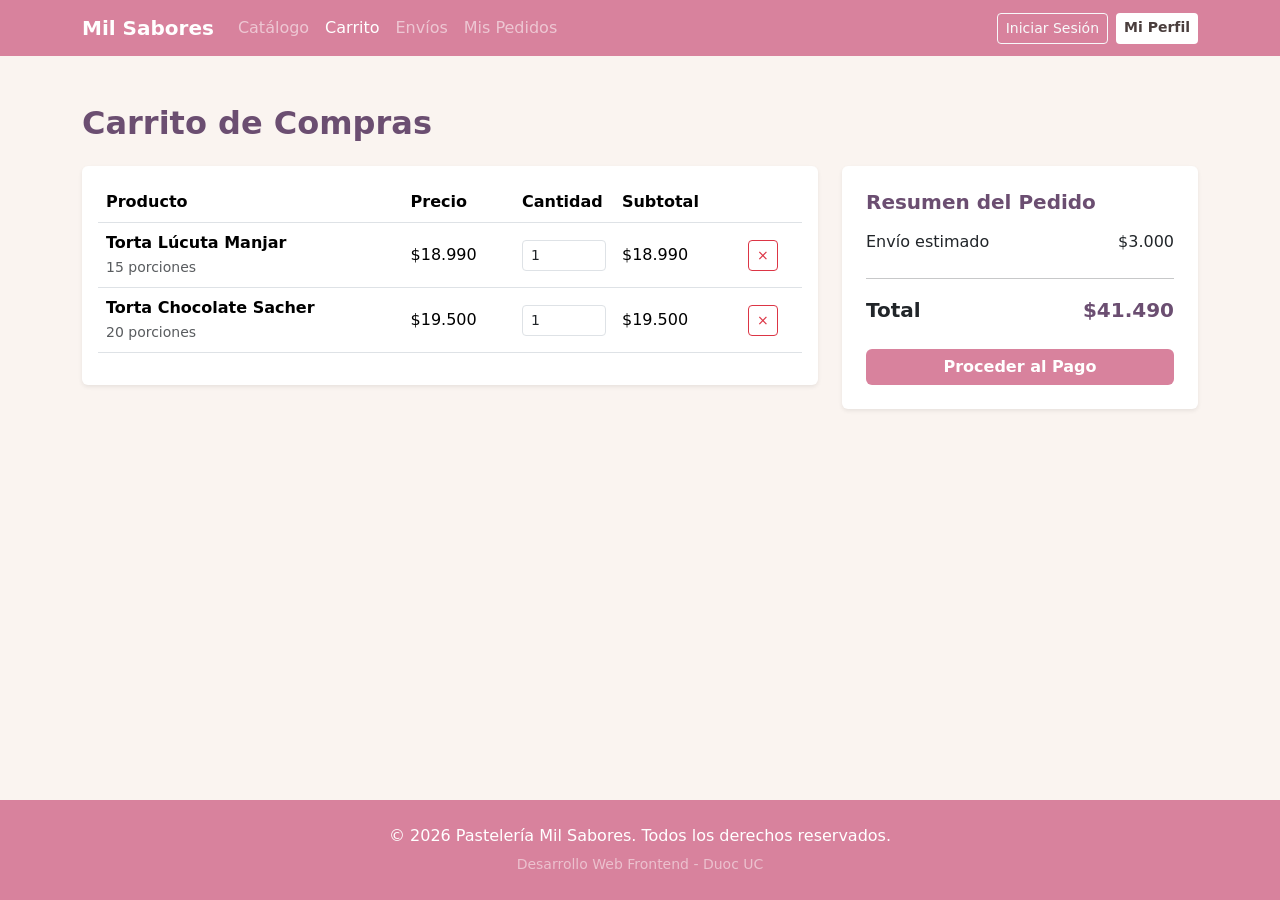
<file: funcionalidad_carrito/carrito.html>
<!DOCTYPE html>
<html lang="es">
<head>
  <meta charset="UTF-8">
  <meta name="viewport" content="width=device-width, initial-scale=1.0">
  <title>Carrito de Compras - Pastelería Mil Sabores</title>
  <link href="https://cdn.jsdelivr.net/npm/bootstrap@5.3.3/dist/css/bootstrap.min.css" rel="stylesheet">
  <link rel="stylesheet" href="css/styles.css">
</head>
<body class="d-flex flex-column min-vh-100">

  <header>
    <nav class="navbar navbar-expand-lg navbar-dark navbar-pastel">
      <div class="container">
        <a class="navbar-brand fw-bold" href="../inicio/Index.html">Mil Sabores</a>
        <button class="navbar-toggler" type="button" data-bs-toggle="collapse" data-bs-target="#navbarContent">
          <span class="navbar-toggler-icon"></span>
        </button>
        <div class="collapse navbar-collapse" id="navbarContent">
          <ul class="navbar-nav me-auto mb-2 mb-lg-0">
            <li class="nav-item">
              <a class="nav-link" href="../visualizacion_catalogo/productos.html">Catálogo</a>
            </li>
            <li class="nav-item">
              <a class="nav-link active" href="carrito.html">Carrito</a>
            </li>
            <li class="nav-item">
              <a class="nav-link" href="../gestion_envios/gestion.html">Envíos</a>
            </li>
            <li class="nav-item">
              <a class="nav-link" href="../pro_seg_pedidos/procesamiento.html">Mis Pedidos</a>
            </li>
          </ul>
          <div class="d-flex gap-2">
             <a href="../Registro_autenticacion_usuario/login.html" class="btn btn-outline-light btn-sm">Iniciar Sesión</a>
            <a href="../Registro_autenticacion_usuario/perfil.html" class="btn btn-cafe btn-sm fw-bold">Mi Perfil</a>
          </div>
        </div>
      </div>
    </nav>
  </header>

  <main class="container my-5">
    <h2 class="fw-bold mb-4 text-purpura">Carrito de Compras</h2>

    <div class="row g-4">
      <div class="col-12 col-lg-8">
        <div class="card shadow-sm border-0 p-3">
          <div class="table-responsive">
            <table class="table align-middle">
              <thead>
                <tr>
                  <th>Producto</th>
                  <th>Precio</th>
                  <th style="width: 100px;">Cantidad</th>
                  <th>Subtotal</th>
                  <th></th>
                </tr>
              </thead>
              <tbody>
                <tr>
                  <td>
                    <div class="fw-bold">Torta Lúcuta Manjar</div>
                    <small class="text-muted">15 porciones</small>
                  </td>
                  <td>$18.990</td>
                  <td>
                    <input type="number" class="form-control form-control-sm" value="1" min="1">
                  </td>
                  <td>$18.990</td>
                  <td>
                    <button class="btn btn-outline-danger btn-sm">&times;</button>
                  </td>
                </tr>
                <tr>
                  <td>
                    <div class="fw-bold">Torta Chocolate Sacher</div>
                    <small class="text-muted">20 porciones</small>
                  </td>
                  <td>$19.500</td>
                  <td>
                    <input type="number" class="form-control form-control-sm" value="1" min="1">
                  </td>
                  <td>$19.500</td>
                  <td>
                    <button class="btn btn-outline-danger btn-sm">&times;</button>
                  </td>
                </tr>
              </tbody>
            </table>
          </div>
        </div>
      </div>

      <div class="col-12 col-lg-4">
        <div class="card shadow-sm border-0 p-4">
          <h5 class="fw-bold mb-3 text-purpura">Resumen del Pedido</h5>
          <div class="d-flex justify-content-between mb-2">
            <span>Envío estimado</span>
            <span>$3.000</span>
          </div>
          <hr>
          <div class="d-flex justify-content-between mb-4">
            <span class="fw-bold fs-5">Total</span>
            <span class="fw-bold fs-5 text-purpura">$41.490</span>
          </div>
          <a href="../pro_seg_pedidos/procesamiento.html" class="btn btn-rosa w-100 fw-bold">Proceder al Pago</a>
        </div>
      </div>
    </div>
  </main>

  <footer class="footer-pastel py-4 mt-auto">
    <div class="container text-center">
      <p class="mb-1">&copy; 2026 Pastelería Mil Sabores. Todos los derechos reservados.</p>
      <small class="text-white-50">Desarrollo Web Frontend - Duoc UC</small>
    </div>
  </footer>

  <script src="https://cdn.jsdelivr.net/npm/bootstrap@5.3.3/dist/js/bootstrap.bundle.min.js"></script>
  <script src="js/carrito.js"></script>
</body>
</html>
</file>
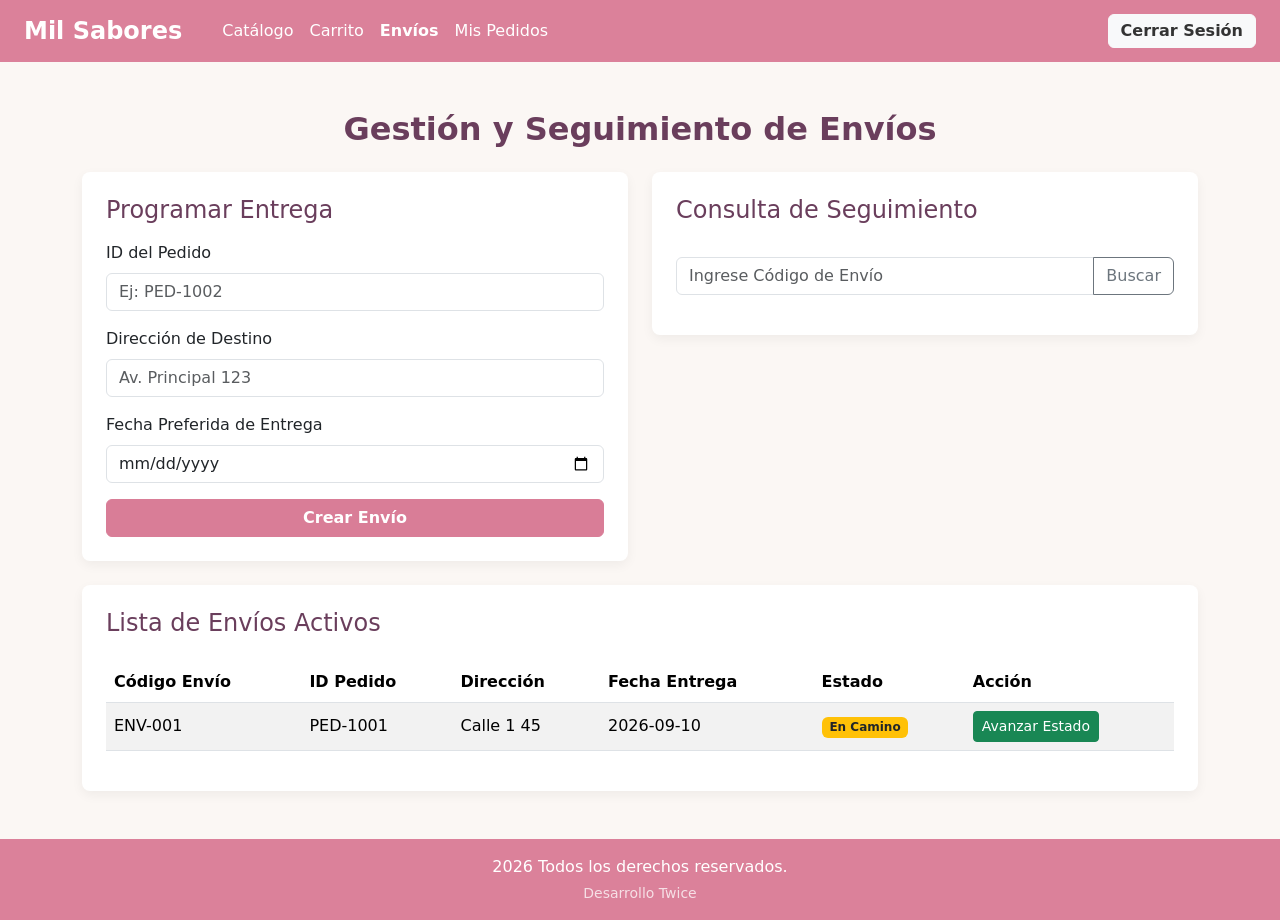
<file: gestion_envios/gestion.html>
<!DOCTYPE html>
<html lang="es">
<head>
    <meta charset="UTF-8">
    <meta name="viewport" content="width=device-width, initial-scale=1.0">
    <title>Gestión de Envíos</title>
    <link href="https://cdn.jsdelivr.net/npm/bootstrap@5.3.8/dist/css/bootstrap.min.css" rel="stylesheet">
    <link rel="stylesheet" href="style.css">
</head>
<body class="d-flex flex-column min-vh-100">

    <nav class="navbar navbar-expand-lg custom-navbar">
        <div class="container-fluid px-4">
            <a class="navbar-brand fw-bold text-white fs-4" href="../inicio/Index.html">Mil Sabores</a>
            <button class="navbar-toggler" type="button" data-bs-toggle="collapse" data-bs-target="#navbarNav">
                <span class="navbar-toggler-icon"></span>
            </button>
            <div class="collapse navbar-collapse" id="navbarNav">
                <ul class="navbar-nav me-auto mb-2 mb-lg-0 ms-3">
                    <li class="nav-item">
                        <a class="nav-link text-white" href="../visualizacion_catalogo/productos.html">Catálogo</a>
                    </li>
                    <li class="nav-item">
                        <a class="nav-link text-white" href="../funcionalidad_carrito/carrito.html">Carrito</a>
                    </li>
                    <li class="nav-item">
                        <a class="nav-link text-white active fw-semibold" href="gestion.html">Envíos</a>
                    </li>
                    <li class="nav-item">
                        <a class="nav-link text-white" href="../pro_seg_pedidos/procesamiento.html">Mis Pedidos</a>
                    </li>
                </ul>
                <button class="btn btn-light custom-btn-logout fw-semibold" href="../inicio/Index.html">Cerrar Sesión</button>
            </div>
        </div>
    </nav>

    <main class="container my-5 flex-grow-1">
        <h2 class="mb-4 text-center custom-title fw-bold">Gestión y Seguimiento de Envíos</h2>

        <div class="row g-4">
            <div class="col-md-6">
                <div class="card p-4 border-0 rounded-3">
                    <h4 class="custom-title mb-3">Programar Entrega</h4>
                    <form id="formEnvio">
                        <div class="mb-3">
                            <label for="idPedido" class="form-label">ID del Pedido</label>
                            <input type="text" class="form-control" id="idPedido" placeholder="Ej: PED-1002" required>
                        </div>
                        <div class="mb-3">
                            <label for="direccion" class="form-label">Dirección de Destino</label>
                            <input type="text" class="form-control" id="direccion" placeholder="Av. Principal 123" required>
                        </div>
                        <div class="mb-3">
                            <label for="fechaEntrega" class="form-label">Fecha Preferida de Entrega</label>
                            <input type="date" class="form-control" id="fechaEntrega" required>
                        </div>
                        <button type="submit" class="btn custom-btn-primary w-100 fw-bold">Crear Envío</button>
                    </form>
                </div>
            </div>

            <div class="col-md-6">
                <div class="card p-4 border-0 rounded-3">
                    <h4 class="custom-title mb-3">Consulta de Seguimiento</h4>
                    <div class="input-group my-3">
                        <input type="text" id="buscarCodigo" class="form-control" placeholder="Ingrese Código de Envío">
                        <button class="btn btn-outline-secondary" type="button" id="btnBuscar">Buscar</button>
                    </div>

                    <div id="resultadoSeguimiento" class="d-none alert alert-info">
                        <p class="mb-1"><strong>Pedido:</strong> <span id="resPedido"></span></p>
                        <p class="mb-1"><strong>Estado:</strong> <span id="resEstado" class="tracking-status text-uppercase"></span></p>
                        <p class="mb-0"><strong>Fecha Programada:</strong> <span id="resFecha"></span></p>
                    </div>
                </div>
            </div>
        </div>

        <div class="row mt-4">
            <div class="col-12">
                <div class="card p-4 border-0 rounded-3">
                    <h4 class="custom-title mb-3">Lista de Envíos Activos</h4>
                    <div class="table-responsive">
                        <table class="table table-striped align-middle mt-2">
                            <thead>
                                <tr>
                                    <th>Código Envío</th>
                                    <th>ID Pedido</th>
                                    <th>Dirección</th>
                                    <th>Fecha Entrega</th>
                                    <th>Estado</th>
                                    <th>Acción</th>
                                </tr>
                            </thead>
                            <tbody id="tablaEnvios">
                            </tbody>
                        </table>
                    </div>
                </div>
            </div>
        </div>
    </main>

    <footer class="custom-footer text-center text-white py-3 mt-auto">
        <p class="mb-1"> 2026 Todos los derechos reservados.</p>
        <p class="mb-0 small opacity-75">Desarrollo Twice</p>
    </footer>

    <script src="https://cdn.jsdelivr.net/npm/bootstrap@5.3.8/dist/js/bootstrap.bundle.min.js"></script>
    <script src="function.js"></script>
</body>
</html>
</file>
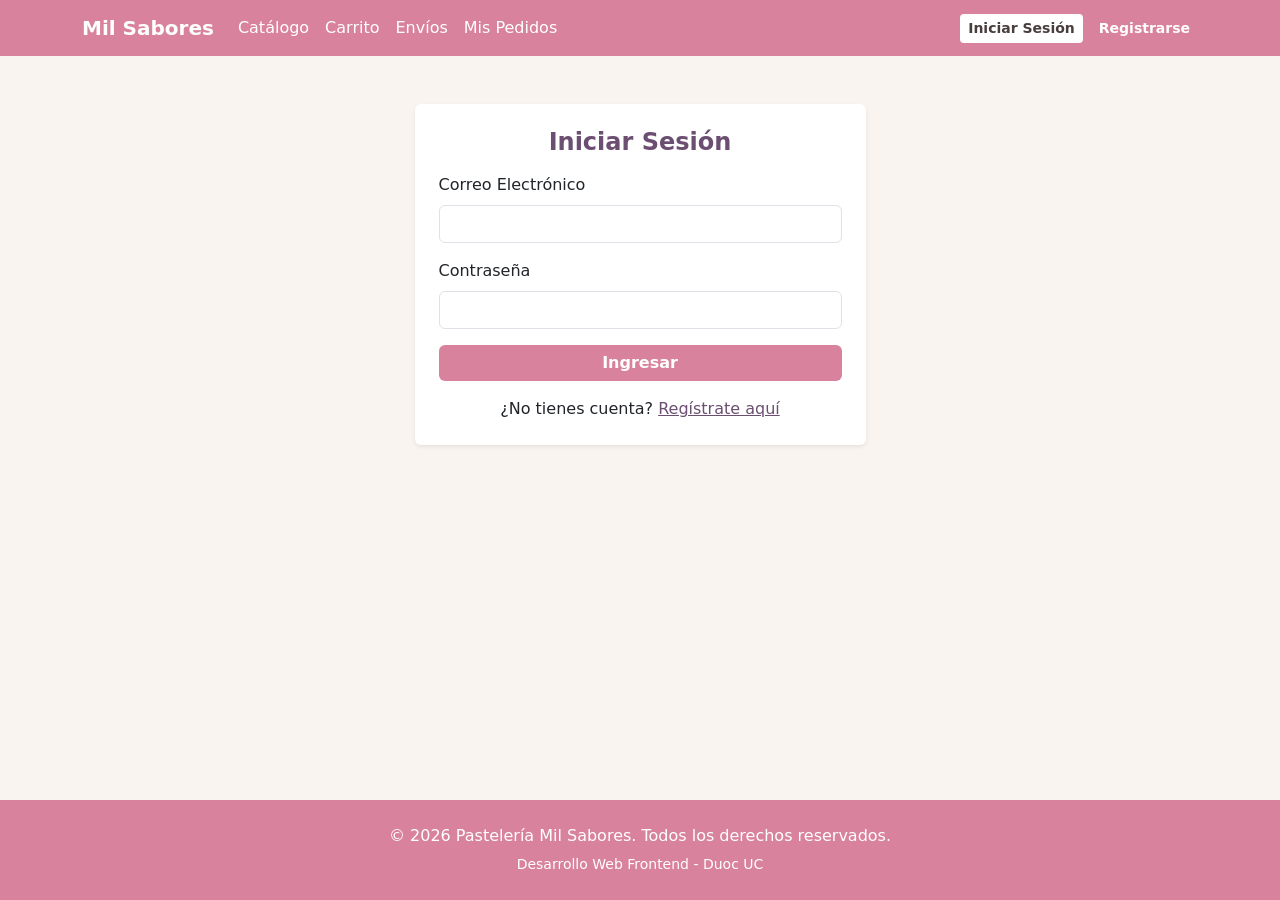
<file: Registro_autenticacion_usuario/login.html>
<!DOCTYPE html>
<html lang="es">
<head>
  <meta charset="UTF-8">
  <meta name="viewport" content="width=device-width, initial-scale=1.0">
  <title>Iniciar Sesión - Pastelería Mil Sabores</title>
  <link href="https://cdn.jsdelivr.net/npm/bootstrap@5.3.3/dist/css/bootstrap.min.css" rel="stylesheet">
  <link rel="stylesheet" href="css/styles.css">
</head>
<body class="d-flex flex-column min-vh-100">

  <header>
    <nav class="navbar navbar-expand-lg navbar-dark navbar-pastel">
      <div class="container">
        <a class="navbar-brand fw-bold" href="../inicio/Index.html">Mil Sabores</a>
        <button class="navbar-toggler" type="button" data-bs-toggle="collapse" data-bs-target="#navbarContent">
          <span class="navbar-toggler-icon"></span>
        </button>
        <div class="collapse navbar-collapse" id="navbarContent">
          <ul class="navbar-nav me-auto mb-2 mb-lg-0">
            <li class="nav-item"><a class="nav-link" href="../visualizacion_catalogo/productos.html">Catálogo</a></li>
            <li class="nav-item"><a class="nav-link" href="../funcionalidad_carrito/carrito.html">Carrito</a></li>
            <li class="nav-item"><a class="nav-link" href="../gestion_envios/gestion.html">Envíos</a></li>
            <li class="nav-item"><a class="nav-link" href="../pro_seg_pedidos/procesamiento.html">Mis Pedidos</a></li>
          </ul>
          <div class="d-flex gap-2">
            <a href="../Registro_autenticacion_usuario/login.html" class="btn btn-cafe btn-sm fw-bold">Iniciar Sesión</a>
            <a href="../Registro_autenticacion_usuario/registro.html" class="btn btn-rosa btn-sm fw-bold">Registrarse</a>
          </div>
        </div>
      </div>
    </nav>
  </header>

  <main class="container my-5">
    <div class="row justify-content-center">
      <div class="col-12 col-md-6 col-lg-5">
        <div class="card shadow-sm border-0 p-4">
          <h4 class="fw-bold mb-3 text-purpura text-center">Iniciar Sesión</h4>

          <form id="formLogin">
            <div class="mb-3">
              <label for="loginEmail" class="form-label">Correo Electrónico</label>
              <input type="email" class="form-control" id="loginEmail">
            </div>
            <div class="mb-3">
              <label for="loginPassword" class="form-label">Contraseña</label>
              <input type="password" class="form-control" id="loginPassword">
            </div>
            <button type="submit" class="btn btn-rosa w-100 fw-bold">Ingresar</button>
          </form>

          <p class="text-center mt-3 mb-0">
            ¿No tienes cuenta? <a href="registro.html" class="text-purpura">Regístrate aquí</a>
          </p>
        </div>
      </div>
    </div>
  </main>

  <footer class="footer-pastel py-4 mt-auto">
    <div class="container text-center">
      <p class="mb-1">&copy; 2026 Pastelería Mil Sabores. Todos los derechos reservados.</p>
      <small>Desarrollo Web Frontend - Duoc UC</small>
    </div>
  </footer>

  <script src="https://cdn.jsdelivr.net/npm/bootstrap@5.3.3/dist/js/bootstrap.bundle.min.js"></script>
  <script src="js/auth.js"></script>
</body>
</html>
</file>
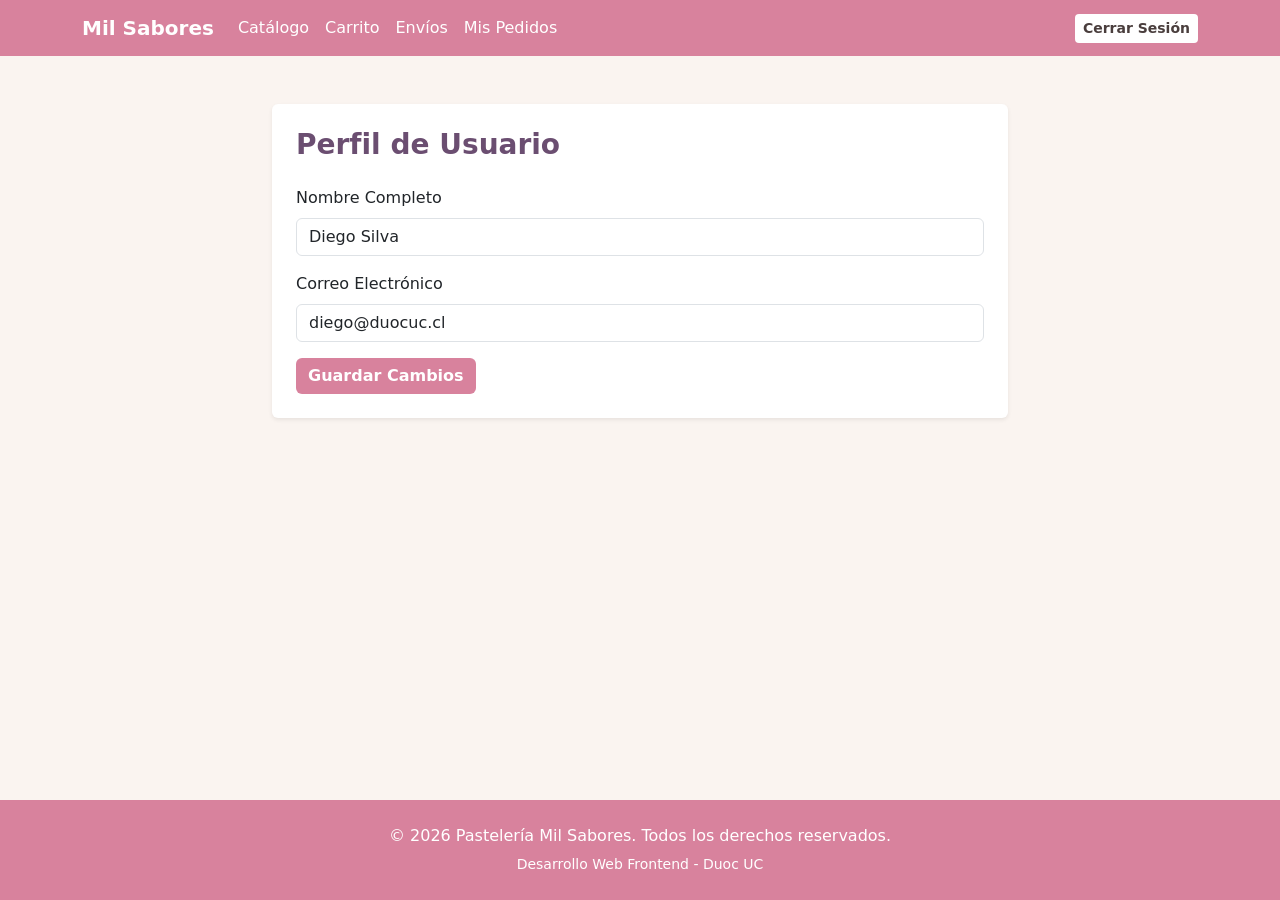
<file: Registro_autenticacion_usuario/perfil.html>
<!DOCTYPE html>
<html lang="es">
<head>
  <meta charset="UTF-8">
  <meta name="viewport" content="width=device-width, initial-scale=1.0">
  <title>Mi Perfil - Pastelería Mil Sabores</title>
  <link href="https://cdn.jsdelivr.net/npm/bootstrap@5.3.3/dist/css/bootstrap.min.css" rel="stylesheet">
  <link rel="stylesheet" href="css/styles.css">
</head>
<body class="d-flex flex-column min-vh-100">




  <header>
    <nav class="navbar navbar-expand-lg navbar-light navbar-pastel">
      <div class="container">
        <a class="navbar-brand fw-bold text-purpura" href="../inicio/Index.html">Mil Sabores</a>
        <button class="navbar-toggler" type="button" data-bs-toggle="collapse" data-bs-target="#navbarContent">
          <span class="navbar-toggler-icon"></span>
        </button>
        <div class="collapse navbar-collapse" id="navbarContent">
          <ul class="navbar-nav me-auto mb-2 mb-lg-0">
            <li class="nav-item">
            <li class="nav-item"><a class="nav-link" href="../visualizacion_catalogo/productos.html">Catálogo</a></li>
            <li class="nav-item"><a class="nav-link" href="../funcionalidad_carrito/carrito.html">Carrito</a></li>
            <li class="nav-item"><a class="nav-link" href="../gestion_envios/gestion.html">Envíos</a></li>
            <li class="nav-item"><a class="nav-link" href="../pro_seg_pedidos/procesamiento.html">Mis Pedidos</a></li>
          </ul>
          <div class="d-flex gap-2">
            <a href="../Registro_autenticacion_usuario/login.html" class="btn btn-cafe btn-sm fw-bold">Cerrar Sesión</a>
          </div>
        </div>
      </div>
    </nav>
  </header>
  <main class="container my-5">
    <div class="row justify-content-center">
      <div class="col-12 col-md-8">
        <div class="card shadow-sm border-0 p-4">
          <h3 class="fw-bold mb-4 text-purpura">Perfil de Usuario</h3>
          <form id="formPerfil">
            <div class="mb-3">
              <label for="nombre" class="form-label">Nombre Completo</label>
              <input type="text" class="form-control" id="nombre" value="Diego Silva">
            </div>
            <div class="mb-3">
              <label for="emailPerfil" class="form-label">Correo Electrónico</label>
              <input type="email" class="form-control" id="emailPerfil" value="diego@duocuc.cl">
            </div>
            <button type="submit" class="btn btn-rosa fw-bold">Guardar Cambios</button>
          </form>
        </div>
      </div>
    </div>
  </main>

  <footer class="footer-pastel py-4 mt-auto">
    <div class="container text-center">
      <p class="mb-1">&copy; 2026 Pastelería Mil Sabores. Todos los derechos reservados.</p>
      <small>Desarrollo Web Frontend - Duoc UC</small>
    </div>
  </footer>

  <script src="https://cdn.jsdelivr.net/npm/bootstrap@5.3.3/dist/js/bootstrap.bundle.min.js"></script>
  <script src="js/auth.js"></script>
</body>
</html>
</file>
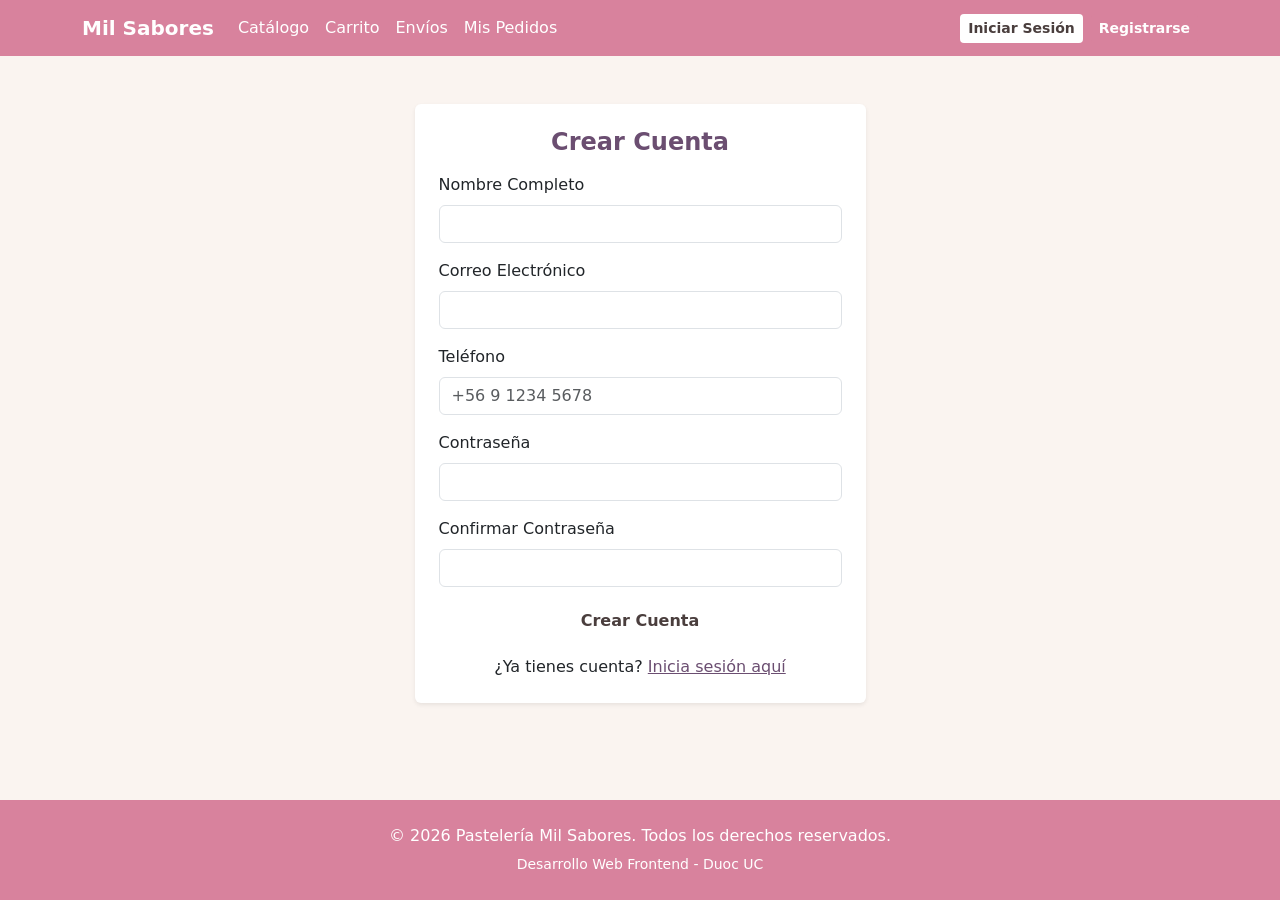
<file: Registro_autenticacion_usuario/registro.html>
<!DOCTYPE html>
<html lang="es">
<head>
  <meta charset="UTF-8">
  <meta name="viewport" content="width=device-width, initial-scale=1.0">
  <title>Registrarse - Pastelería Mil Sabores</title>
  <link href="https://cdn.jsdelivr.net/npm/bootstrap@5.3.3/dist/css/bootstrap.min.css" rel="stylesheet">
  <link rel="stylesheet" href="css/styles.css">
</head>
<body class="d-flex flex-column min-vh-100">

  <header>
    <nav class="navbar navbar-expand-lg navbar-dark navbar-pastel">
      <div class="container">
        <a class="navbar-brand fw-bold" href="../inicio/Index.html">Mil Sabores</a>
        <button class="navbar-toggler" type="button" data-bs-toggle="collapse" data-bs-target="#navbarContent">
          <span class="navbar-toggler-icon"></span>
        </button>
        <div class="collapse navbar-collapse" id="navbarContent">
          <ul class="navbar-nav me-auto mb-2 mb-lg-0">
            <li class="nav-item"><a class="nav-link" href="../visualizacion_catalogo/productos.html">Catálogo</a></li>
            <li class="nav-item"><a class="nav-link" href="../funcionalidad_carrito/carrito.html">Carrito</a></li>
            <li class="nav-item"><a class="nav-link" href="../gestion_envios/gestion.html">Envíos</a></li>
            <li class="nav-item"><a class="nav-link" href="../pro_seg_pedidos/procesamiento.html">Mis Pedidos</a></li>
          </ul>
          <div class="d-flex gap-2">
            <a href="../Registro_autenticacion_usuario/login.html" class="btn btn-cafe btn-sm fw-bold">Iniciar Sesión</a>
            <a href="../Registro_autenticacion_usuario/registro.html" class="btn btn-rosa btn-sm fw-bold">Registrarse</a>
          </div>
        </div>
      </div>
    </nav>
  </header>

  <main class="container my-5">
    <div class="row justify-content-center">
      <div class="col-12 col-md-6 col-lg-5">
        <div class="card shadow-sm border-0 p-4">
          <h4 class="fw-bold mb-3 text-purpura text-center">Crear Cuenta</h4>

          <form id="formRegister">
            <div class="mb-3">
              <label for="regNombre" class="form-label">Nombre Completo</label>
              <input type="text" class="form-control" id="regNombre">
            </div>
            <div class="mb-3">
              <label for="regEmail" class="form-label">Correo Electrónico</label>
              <input type="email" class="form-control" id="regEmail">
            </div>
            <div class="mb-3">
              <label for="regTelefono" class="form-label">Teléfono</label>
              <input type="tel" class="form-control" id="regTelefono" placeholder="+56 9 1234 5678">
            </div>
            <div class="mb-3">
              <label for="regPassword" class="form-label">Contraseña</label>
              <input type="password" class="form-control" id="regPassword">
            </div>
            <div class="mb-3">
              <label for="regConfirmPassword" class="form-label">Confirmar Contraseña</label>
              <input type="password" class="form-control" id="regConfirmPassword">
            </div>
            <button type="submit" class="btn btn-cafe w-100 fw-bold">Crear Cuenta</button>
          </form>

          <p class="text-center mt-3 mb-0">
            ¿Ya tienes cuenta? <a href="../Registro_autenticacion_usuario/login.html" class="text-purpura">Inicia sesión aquí</a>
          </p>
        </div>
      </div>
    </div>
  </main>

  <footer class="footer-pastel py-4 mt-auto">
    <div class="container text-center">
      <p class="mb-1">&copy; 2026 Pastelería Mil Sabores. Todos los derechos reservados.</p>
      <small>Desarrollo Web Frontend - Duoc UC</small>
    </div>
  </footer>

  <script src="https://cdn.jsdelivr.net/npm/bootstrap@5.3.3/dist/js/bootstrap.bundle.min.js"></script>
  <script src="js/auth.js"></script>
</body>
</html>
</file>
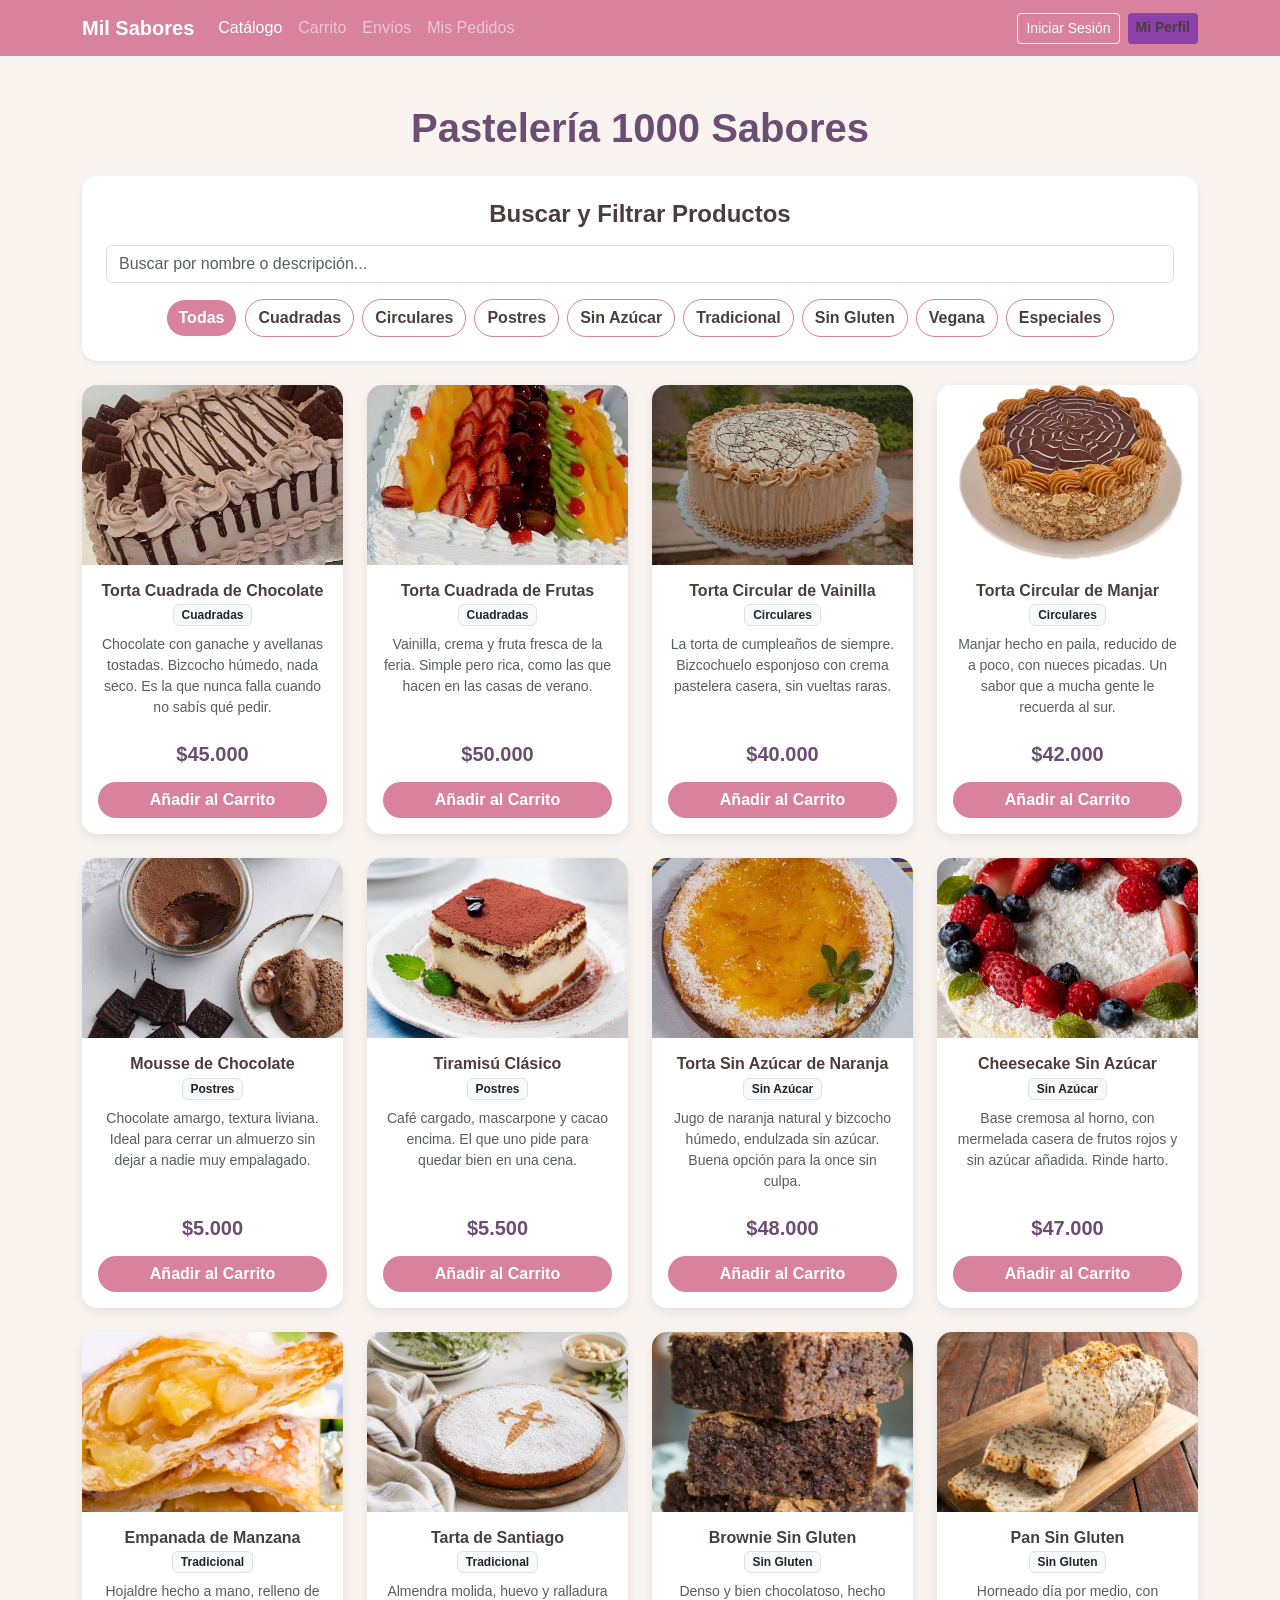
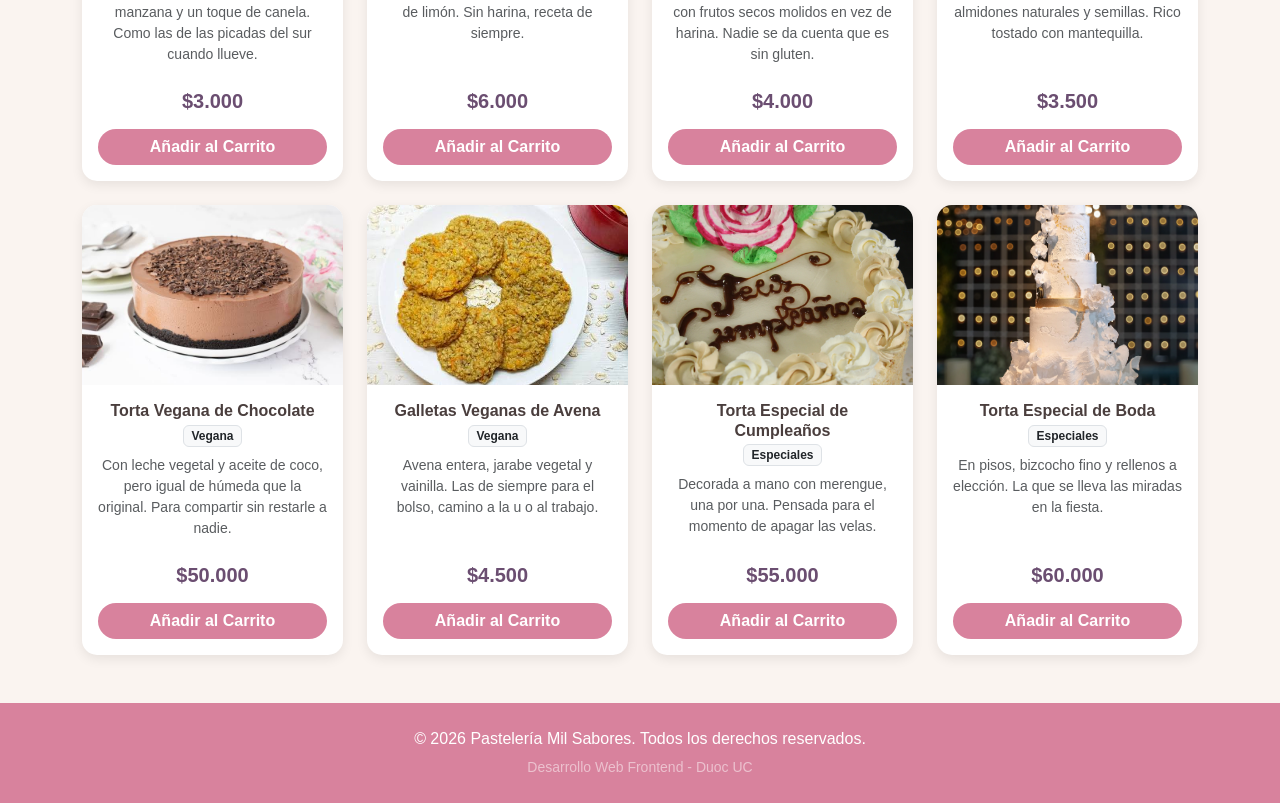
<file: visualizacion_catalogo/productos.html>
<!DOCTYPE html>
<html lang="es">
<head>
    <meta charset="UTF-8">
    <meta name="viewport" content="width=device-width, initial-scale=1.0">
    <title>Catálogo - Pastelería 1000 Sabores</title>
    <link href="https://cdn.jsdelivr.net/npm/bootstrap@5.3.3/dist/css/bootstrap.min.css" rel="stylesheet">
    <link rel="stylesheet" href="catalogo.css">
</head>
<body class="d-flex flex-column min-vh-100">

    <header>
        <nav class="navbar navbar-expand-lg navbar-dark navbar-pastel">
            <div class="container">
                <a class="navbar-brand fw-bold" href="productos.html">Mil Sabores</a>
                <button class="navbar-toggler" type="button" data-bs-toggle="collapse" data-bs-target="#navbarContent">
                    <span class="navbar-toggler-icon"></span>
                </button>
                <div class="collapse navbar-collapse" id="navbarContent">
                    <ul class="navbar-nav me-auto mb-2 mb-lg-0">
                        <li class="nav-item">
                            <a class="nav-link active" aria-current="page" href="productos.html">Catálogo</a>
                        </li>
                        <li class="nav-item">
                            <a class="nav-link" href="../funcionalidad_carrito/carrito.html">Carrito</a>
                        </li>
                        <li class="nav-item">
                            <a class="nav-link" href="../gestion_envios/gestion.html">Envíos</a>
                        </li>
                        <li class="nav-item">
                            <a class="nav-link" href="../pro_seg_pedidos/procesamiento.html">Mis Pedidos</a>
                        </li>
                    </ul>
                    <div class="d-flex gap-2">
                        <a href="../Registro_autenticacion_usuario/login.html" class="btn btn-outline-light btn-sm">Iniciar Sesión</a>
                        <a href="../Registro_autenticacion_usuario/perfil.html" class="btn btn-cafe btn-sm fw-bold">Mi Perfil</a>
                    </div>
                </div>
            </div>
        </nav>
    </header>

    <main class="container my-5 flex-grow-1">
        <h1 class="text-center mb-4 fw-bold text-purpura">Pastelería 1000 Sabores</h1>

        <div class="card p-4 mb-4 border-0 shadow-sm panel-filtro">
            <h4 class="text-center mb-3 fw-bold text-cafe">Buscar y Filtrar Productos</h4>
            <input type="text" id="inputBuscar" class="form-control mb-3" placeholder="Buscar por nombre o descripción...">

            <div class="d-flex flex-wrap justify-content-center gap-2">
                <button class="btn btn-filtro rounded-pill active" onclick="filtrarCategoria('Todas', event)">Todas</button>
                <button class="btn btn-filtro rounded-pill" onclick="filtrarCategoria('Cuadradas', event)">Cuadradas</button>
                <button class="btn btn-filtro rounded-pill" onclick="filtrarCategoria('Circulares', event)">Circulares</button>
                <button class="btn btn-filtro rounded-pill" onclick="filtrarCategoria('Postres', event)">Postres</button>
                <button class="btn btn-filtro rounded-pill" onclick="filtrarCategoria('Sin Azúcar', event)">Sin Azúcar</button>
                <button class="btn btn-filtro rounded-pill" onclick="filtrarCategoria('Tradicional', event)">Tradicional</button>
                <button class="btn btn-filtro rounded-pill" onclick="filtrarCategoria('Sin Gluten', event)">Sin Gluten</button>
                <button class="btn btn-filtro rounded-pill" onclick="filtrarCategoria('Vegana', event)">Vegana</button>
                <button class="btn btn-filtro rounded-pill" onclick="filtrarCategoria('Especiales', event)">Especiales</button>
            </div>
        </div>

        <div id="contenedorProductos" class="row g-4"></div>
    </main>

    <footer class="footer-pastel py-4 mt-auto">
        <div class="container text-center">
            <p class="mb-1">&copy; 2026 Pastelería Mil Sabores. Todos los derechos reservados.</p>
            <small class="text-white-50">Desarrollo Web Frontend - Duoc UC</small>
        </div>
    </footer>

    <script src="https://cdn.jsdelivr.net/npm/bootstrap@5.3.3/dist/js/bootstrap.bundle.min.js"></script>
    <script src="data.js"></script>
    <script src="catalogo.js"></script>
</body>
</html>
</file>
<file: funcionalidad_carrito/css/styles.css>
body {
  background-color: #FAF4F0;
  color: #4A3E3D;
}

.navbar-pastel {
  background-color: #D8829D;
}

.btn-rosa {
  background-color: #D8829D;
  color: white;
  border: none;
}

.btn-rosa:hover {
  background-color: #C4718B;
  color: white;
}

.btn-cafe {
  background-color: #FFFFFF;
  color: #4A3E3D;
  border: none;
}

.text-purpura {
  color: #6B4E71;
}

.footer-pastel {
  background-color: #D8829D;
  color: white;
}
</file>
<file: gestion_envios/style.css>
body {
    background-color: #fbf7f4;
}

.custom-navbar, .custom-footer {
    background-color: #db819a;
}

.custom-title {
    color: #6a3e5c;
}

.card {
    box-shadow: 0 4px 12px rgba(0, 0, 0, 0.05);
    background-color: #ffffff;
}

.custom-btn-primary {
    background-color: #d97d97;
    border-color: #d97d97;
    color: #ffffff;
}

.custom-btn-primary:hover {
    background-color: #c86c86;
    border-color: #c86c86;
    color: #ffffff;
}

.custom-btn-logout {
    color: #333333;
    border-radius: 6px;
    padding: 4px 12px;
}

.tracking-status {
    font-weight: bold;
}
</file>
<file: Registro_autenticacion_usuario/css/styles.css>
body {
  background-color: #FAF4F0;
  color: #4A3E3D;
}

.navbar-pastel {
  background-color: #D8829D !important;
}

.btn-rosa {
  background-color: #D8829D;
  color: #FFFFFF;
  border: none;
}

.btn-rosa:hover {
  background-color: #C4718B;
  color: #FFFFFF;
}

.btn-cafe {
  background-color: #FFFFFF;
  color: #4A3E3D;
  border: none;
}

.btn-cafe:hover {
  background-color: #FAF4F0;
  color: #4A3E3D;
}

.text-purpura {
  color: #6B4E71 !important;
}

.footer-pastel {
  background-color: #D8829D !important;
  color: #FFFFFF;
}

.nav-pills .nav-link {
  color: #FFFFFF;
  font-weight: bold;
  border-radius: 8px;
}

.nav-pills .nav-link.active {
  background-color: #D8829D !important;
  color: #FFFFFF !important;
}

.navbar-pastel .nav-link,
.navbar-pastel .navbar-brand,
.navbar-pastel a {
  color :#FFFFFF !important
}

.navbar-pastel .btn-cafe,
.navbar-pastel .btn-cafe a {
  color: #4A3E3D !important;
}
</file>
<file: visualizacion_catalogo/catalogo.css>
body {
    background-color: #FAF4F0 !important;
    color: #4A3E3D;
    font-family: 'Segoe UI', Tahoma, Geneva, Verdana, sans-serif;
}

.text-purpura { color: #6B4E71; }
.text-cafe { color: #4A3E3D; }

.panel-filtro {
    border-radius: 15px;
    background-color: #ffffff;
}

.card-producto {
    border: none;
    border-radius: 15px;
    background-color: #ffffff;
    box-shadow: 0 4px 12px rgba(0, 0, 0, 0.08);
    transition: transform 0.2s ease;
}
.card-producto:hover { transform: translateY(-5px); }
.card-producto img {
    height: 180px;
    object-fit: cover;
    border-top-left-radius: 15px;
    border-top-right-radius: 15px;
}

.navbar-pastel,
.footer-pastel {
    background-color: #D8829D;
    color: white;
}

.btn-rosa {
    background-color: #D8829D;
    color: white;
    border: none;
}
.btn-rosa:hover { background-color: #C4718B; color: white; }

.btn-cafe {
    background-color: #8c40aa;
    color: #4A3E3D;
    border: none;
}

.btn-filtro {
    background-color: #ffffff;
    color: #4A3E3D;
    border: 1px solid #D8829D;
    font-weight: 600;
}
.btn-filtro:hover,
.btn-filtro.active {
    background-color: #D8829D !important;
    color: #ffffff !important;
}
</file>
